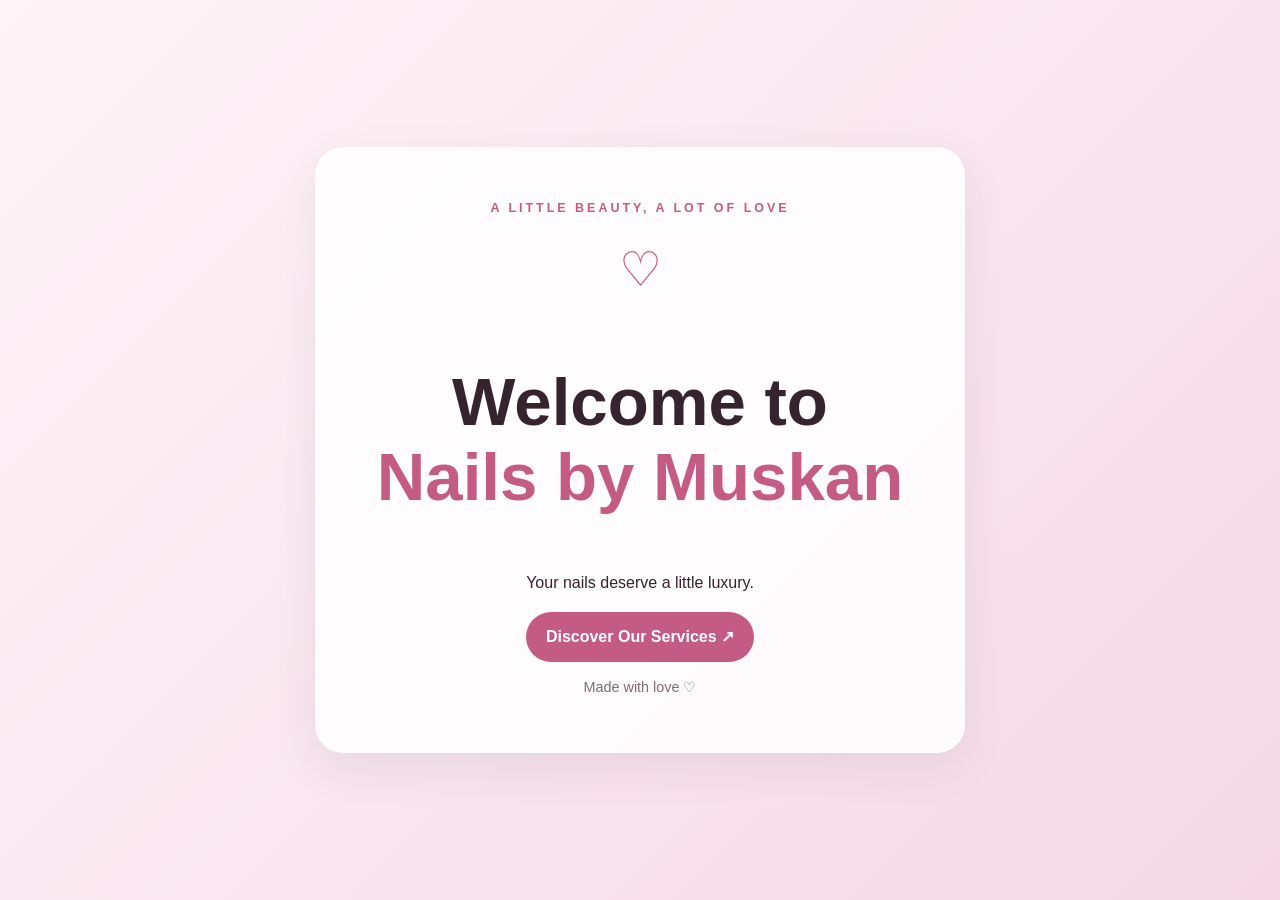
<file: index.html>
<!DOCTYPE html>
<html lang="en">
<head>
  <meta charset="UTF-8">
  <meta name="viewport" content="width=device-width, initial-scale=1">
  <meta name="theme-color" content="#fff3f7">
  <title>Nails by Muskan</title>
  <style>
    :root {
      --pink: #c45b83;
      --pale: #fff3f7;
      --dark: #35232d;
      --muted: #806b76;
      --rose-gold: #b9828f;
      --cream: #fffaf8;
      --border: #f0dce5;
      --shadow: 0 12px 35px rgba(75, 35, 53, 0.08);
    }

    * { box-sizing: border-box; }

    html {
      scroll-behavior: smooth;
      scroll-padding-top: 85px;
    }

    body {
      margin: 0;
      font-family: Arial, sans-serif;
      color: var(--dark);
      background: #fffafb;
      line-height: 1.6;
    }

    [hidden] { display: none !important; }
    a { color: inherit; text-decoration: none; }
    button, input, select, textarea { font: inherit; }
    button { cursor: pointer; }
    h1, h2, h3, p { overflow-wrap: break-word; }

    h1 {
      font-size: clamp(2.3rem, 6vw, 4.2rem);
      line-height: 1.12;
    }

    h2 { font-size: clamp(1.8rem, 4vw, 2.6rem); }

    .eyebrow {
      font-size: .78rem;
      letter-spacing: 3px;
      text-transform: uppercase;
      color: var(--pink);
      font-weight: bold;
    }

    .btn {
      display: inline-block;
      border: 0;
      border-radius: 28px;
      padding: 12px 20px;
      background: var(--pink);
      color: white;
      font-weight: bold;
      transition: transform .25s ease, box-shadow .25s ease, background-color .25s ease;
    }

    .btn:hover {
      transform: translateY(-2px);
      box-shadow: 0 8px 20px rgba(196, 91, 131, .22);
      filter: brightness(.94);
    }

    .welcome {
      min-height: 100vh;
      display: grid;
      place-items: center;
      padding: 24px;
      text-align: center;
      background: linear-gradient(135deg, #fff4f8, #f4d9e5);
    }

    .welcome-card {
      width: min(100%, 650px);
      padding: 40px 25px;
      background: #ffffffdf;
      border-radius: 28px;
      box-shadow: 0 15px 45px #422c3715;
      animation: welcomeIn .8s ease both;
    }

    .welcome-card .heart {
      font-size: 3rem;
      color: var(--pink);
    }

    .welcome-card h1 span,
    .hero h1 span { color: var(--pink); }

    @keyframes welcomeIn {
      from { opacity: 0; transform: translateY(18px); }
      to { opacity: 1; transform: translateY(0); }
    }

    .navbar {
      position: sticky;
      top: 0;
      z-index: 10;
      display: flex;
      align-items: center;
      justify-content: space-between;
      gap: 16px;
      padding: 15px 5%;
      background: white;
      box-shadow: 0 2px 14px #422c370d;
    }

    .logo {
      font-weight: bold;
      font-size: 1.2rem;
      white-space: nowrap;
    }

    .logo span { color: var(--pink); }

    nav {
      display: flex;
      gap: 17px;
      flex-wrap: wrap;
    }

    nav a { transition: color .2s ease; }
    nav a:hover { color: var(--pink); }

    .menu-toggle {
      display: none;
      border: 0;
      background: transparent;
      font-size: 1.5rem;
      color: var(--dark);
    }

    section.content {
      padding: 65px 6%;
      scroll-margin-top: 80px;
    }

    .hero {
      display: grid;
      grid-template-columns: 1.2fr .8fr;
      gap: 35px;
      align-items: center;
      background: linear-gradient(135deg, #fff3f7 0%, #f9e3ec 55%, #fffaf8 100%);
      padding: 70px 6%;
    }

    .hero p { max-width: 550px; }

    .hero-art {
      min-height: 0;
      display: block;
      padding: 10px;
      background: transparent;
      box-shadow: none;
      border-radius: 0;
      transition: transform .35s ease;
    }

    .hero-art:hover { transform: translateY(-4px); }

    .photo-frame {
      position: relative;
      width: 100%;
      max-width: 200px;
      margin: auto;
      padding: 7px;
      background: white;
      border: 1px solid var(--border);
      border-radius: 110px 110px 20px 20px;
      box-shadow: 0 15px 35px rgba(75, 35, 53, .13);
      overflow: hidden;
    }

    .muskan-photo {
      display: block;
      width: 100%;
      height: 240px;
      object-fit: cover;
      object-position: center top;
      border-radius: 103px 103px 13px 13px;
      background: #f8e5ed;
    }

    .photo-caption {
      padding: 10px 4px 7px;
      text-align: center;
    }

    .photo-caption span {
      color: var(--pink);
      font-size: .62rem;
      letter-spacing: 1px;
    }

    .photo-caption h2 {
      margin: 5px 0;
      color: var(--dark);
      font-family: Georgia, serif;
      font-size: 1.4rem;
    }

    .photo-caption p {
      margin: 0;
      color: var(--muted);
      font-size: .8rem;
    }

    .section-heading {
      text-align: center;
      margin: 0 auto 30px;
      max-width: 720px;
    }

    .section-heading > p:not(.eyebrow) { color: var(--muted); }

    .price-grid {
      display: grid;
      grid-template-columns: repeat(4, minmax(0, 1fr));
      gap: 18px;
    }

    .price-card {
      display: flex;
      flex-direction: column;
      align-items: flex-start;
      padding: 22px;
      border: 1px solid var(--border);
      border-radius: 18px;
      background: white;
      box-shadow: 0 7px 22px #422c3708;
      transition: transform .3s ease, box-shadow .3s ease, border-color .3s ease;
    }

    .price-card:hover {
      transform: translateY(-6px);
      box-shadow: var(--shadow);
      border-color: #e7b6ca;
    }

    .price-card .symbol { font-size: 1.6rem; color: var(--pink); }
    .price-card h3 { margin: 10px 0 5px; line-height: 1.3; }
    .price-card p { color: var(--muted); font-size: .94rem; flex: 1; }
    .price-card strong { font-size: 1.2rem; margin: 8px 0 15px; }
    .price-card .btn { width: 100%; text-align: center; padding: 10px 8px; }

    .booking-area { background: var(--pale); }

    .booking-form {
      max-width: 720px;
      margin: auto;
      padding: 28px;
      border-radius: 20px;
      background: white;
      box-shadow: 0 8px 28px #422c370b;
    }

    .booking-form > label {
      display: block;
      font-weight: bold;
      margin: 18px 0 7px;
    }

    .booking-form input:not([type="checkbox"]),
    .booking-form select,
    .booking-form textarea {
      width: 100%;
      padding: 12px;
      border: 1px solid #e6d3dc;
      border-radius: 10px;
      background: white;
      color: var(--dark);
    }

    .booking-form input:focus,
    .booking-form select:focus,
    .booking-form textarea:focus {
      outline: 2px solid #e8afc6;
    }

    .service-options {
      display: grid;
      grid-template-columns: repeat(2, minmax(0, 1fr));
      gap: 10px;
    }

    .service-option {
      display: flex;
      align-items: flex-start;
      gap: 9px;
      padding: 12px;
      border: 1px solid var(--border);
      border-radius: 10px;
      background: #fffafd;
      cursor: pointer;
    }

    .service-option input {
      accent-color: var(--pink);
      margin-top: 5px;
      flex-shrink: 0;
    }

    .price-summary {
      margin-top: 18px;
      padding: 17px;
      border-radius: 12px;
      background: #fff0f5;
    }

    .price-summary strong {
      display: block;
      font-size: 2rem;
      color: var(--pink);
    }

    .price-summary p,
    .small-note {
      font-size: .9rem;
      color: var(--muted);
    }

    .submit-btn { width: 100%; margin-top: 22px; }

    .gallery-grid {
      display: grid;
      grid-template-columns: repeat(3, minmax(0, 1fr));
      gap: 20px;
    }

    .gallery-item {
      position: relative;
      overflow: hidden;
      min-height: 320px;
      border-radius: 20px;
      background: #f8e5ed;
      box-shadow: 0 8px 24px #422c3712;
      transition: transform .25s ease;
    }

    .gallery-item:hover { transform: translateY(-5px); }

    .gallery-item img {
      display: block;
      width: 100%;
      height: 320px;
      object-fit: cover;
    }

    .gallery-caption {
      position: absolute;
      inset: auto 0 0;
      padding: 35px 16px 16px;
      color: white;
      background: linear-gradient(transparent, #24121edb);
    }

    .gallery-caption h3 { margin: 0; font-size: 1.15rem; }
    .gallery-caption p { margin: 3px 0 0; font-size: .9rem; }

    .center {
      text-align: center;
      margin: 10px auto 22px;
    }

    .center > p:not(.eyebrow) {
      max-width: 680px;
      margin: 10px auto 22px;
    }

    .contact-links {
      display: flex;
      justify-content: center;
      gap: 12px;
      flex-wrap: wrap;
    }

    footer {
      padding: 28px 6%;
      text-align: center;
      background: var(--dark);
      color: white;
    }

    footer p { font-size: .9rem; margin-bottom: 0; }

    @media (max-width: 950px) {
      .price-grid { grid-template-columns: repeat(2, minmax(0, 1fr)); }
      .navbar { flex-wrap: wrap; }
    }

    @media (max-width: 650px) {
      .navbar { padding: 13px 5%; }
      .menu-toggle { display: block; }
      nav {
        display: none;
        order: 4;
        width: 100%;
        flex-direction: column;
        gap: 10px;
      }
      nav.open { display: flex; }
      .nav-book { display: none; }
      .hero { grid-template-columns: 1fr; padding: 50px 5%; }
      section.content { padding: 50px 5%; }
      .price-grid, .service-options, .gallery-grid { grid-template-columns: 1fr; }
      .booking-form { padding: 20px; }
      .hero-art { min-height: 0; }
      .photo-frame { max-width: 180px; }
      .muskan-photo { height: 220px; }
      .gallery-item, .gallery-item img { min-height: 230px; height: 230px; }
      .gallery-caption { padding: 28px 10px 10px; }
      .gallery-caption h3 { font-size: 1rem; }
    }

    @media (prefers-reduced-motion: reduce) {
      *, *::before, *::after {
        scroll-behavior: auto !important;
        animation-duration: .01ms !important;
        transition-duration: .01ms !important;
      }
    }
  </style>
</head>
<body>
  <!-- WELCOME -->
  <section class="welcome" id="welcome">
    <div class="welcome-card">
      <p class="eyebrow">A little beauty, a lot of love</p>
      <div class="heart">♡</div>
      <h1>Welcome to<br><span>Nails by Muskan</span></h1>
      <p>Your nails deserve a little luxury.</p>
      <button class="btn" id="nextButton" type="button">Discover Our Services ↗</button>
      <p class="small-note">Made with love ♡</p>
    </div>
  </section>

  <!-- MAIN WEBSITE -->
  <div id="mainSite" hidden>
    <header class="navbar">
      <a class="logo" href="#home">Nails by Muskan<span>.</span></a>
      <button class="menu-toggle" id="menuToggle" type="button" aria-label="Open menu" aria-expanded="false">☰</button>
      <nav id="navMenu">
        <a href="#home">Home</a>
        <a href="#services">Services</a>
        <a href="#booking">Book Now</a>
        <a href="#gallery">Gallery</a>
        <a href="#about">About</a>
        <a href="#contact">Contact</a>
      </nav>
      <a class="btn nav-book" href="#booking">Book Appointment</a>
    </header>

    <main>
      <section class="hero" id="home">
        <div class="hero-content">
          <p class="eyebrow">YOUR NAILS, YOUR STYLE</p>
          <h1>Little details.<br>Beautiful <span>nails.</span></h1>
          <p class="hero-description">
            Elegant nail designs, gorgeous extensions and a little
            sparkle to make every day feel special.
          </p>
          <a class="btn" href="#services">Explore Services ↗</a>
          <p class="hero-note">♡ Created with love by Muskan</p>
        </div>

        <div class="hero-art">
          <div class="photo-frame">
            <img
              src="muskan.jpg"
              alt="Muskan, nail artist at Nails by Muskan"
              class="muskan-photo"
            >
            <div class="photo-caption">
              <span>MEET YOUR NAIL ARTIST</span>
              <h2>Muskan ♡</h2>
              <p>Pretty nails, happy heart.</p>
            </div>
          </div>
        </div>
      </section>

      <section class="content" id="services">
        <div class="section-heading">
          <p class="eyebrow">A little self-care</p>
          <h2>Our Services &amp; Prices</h2>
          <p>Choose a service below to add it to your booking request.</p>
        </div>
        <div class="price-grid">
          <article class="price-card"><span class="symbol">✧</span><h3>Acrylic Extensions</h3><p>Beautiful length and shape for your dream nails.</p><strong>€45</strong><button class="btn choose-service" type="button" data-service="Acrylic extensions">Choose Service</button></article>
          <article class="price-card"><span class="symbol">♡</span><h3>Gel Extension</h3><p>Elegant extensions with a glossy finish.</p><strong>€40</strong><button class="btn choose-service" type="button" data-service="Gel extension">Choose Service</button></article>
          <article class="price-card"><span class="symbol">✿</span><h3>BIAB Overlay</h3><p>A beautiful overlay for a polished nail look.</p><strong>€35</strong><button class="btn choose-service" type="button" data-service="BIAB overlay">Choose Service</button></article>
          <article class="price-card"><span class="symbol">❀</span><h3>Gel Polish</h3><p>Glossy colour for a neat finish.</p><strong>€25</strong><button class="btn choose-service" type="button" data-service="Gel polish">Choose Service</button></article>
          <article class="price-card"><span class="symbol">♡</span><h3>French Manicure</h3><p>A timeless and elegant French style.</p><strong>€30</strong><button class="btn choose-service" type="button" data-service="French manicure">Choose Service</button></article>
          <article class="price-card"><span class="symbol">✧</span><h3>Pedicure with French</h3><p>A fresh pedicure with a French finish.</p><strong>€35</strong><button class="btn choose-service" type="button" data-service="Pedicure with French">Choose Service</button></article>
          <article class="price-card"><span class="symbol">♡</span><h3>Nail Extension Removal</h3><p>An additional charge when removal is needed.</p><strong>+€10</strong><button class="btn choose-service" type="button" data-service="Nail extension removal">Choose Service</button></article>
          <article class="price-card"><span class="symbol">✿</span><h3>Custom Press-On Nails</h3><p>Personalised nails designed for your style.</p><strong>Price on consultation</strong><button class="btn choose-service" type="button" data-service="Custom press-on nails">Choose Service</button></article>
        </div>
      </section>

      <section class="content booking-area" id="booking">
        <div class="section-heading">
          <p class="eyebrow">Your nail appointment</p>
          <h2>Request a Booking</h2>
          <p>Select your services and preferred appointment time. Muskan will confirm availability.</p>
        </div>
        <form class="booking-form" id="bookingForm">
          <label for="customerName">Your name</label>
          <input id="customerName" name="customerName" type="text" placeholder="Enter your name" autocomplete="name" required>

          <label for="customerPhone">Your phone number</label>
          <input id="customerPhone" name="customerPhone" type="tel" placeholder="Include your country code" autocomplete="tel" required>

          <label>Choose one or more services</label>
          <div class="service-options" id="serviceOptions">
            <label class="service-option"><input type="checkbox" value="Acrylic extensions" data-price="45">Acrylic Extensions — €45</label>
            <label class="service-option"><input type="checkbox" value="Gel extension" data-price="40">Gel Extension — €40</label>
            <label class="service-option"><input type="checkbox" value="BIAB overlay" data-price="35">BIAB Overlay — €35</label>
            <label class="service-option"><input type="checkbox" value="Gel polish" data-price="25">Gel Polish — €25</label>
            <label class="service-option"><input type="checkbox" value="French manicure" data-price="30">French Manicure — €30</label>
            <label class="service-option"><input type="checkbox" value="Pedicure with French" data-price="35">Pedicure with French — €35</label>
            <label class="service-option"><input type="checkbox" value="Nail extension removal" data-price="10" data-extra="true">Nail Extension Removal — additional €10</label>
            <label class="service-option"><input type="checkbox" value="Custom press-on nails" data-price="0" data-consultation="true">Custom Press-On Nails — consultation</label>
          </div>

          <div class="price-summary" aria-live="polite">
            <span>Estimated total</span>
            <strong id="estimatedTotal">€0</strong>
            <p id="priceNote">Select one or more services.</p>
          </div>

          <label for="appointmentDate">Preferred date</label>
          <input id="appointmentDate" name="appointmentDate" type="date" required>

          <label for="appointmentTime">Preferred time</label>
          <select id="appointmentTime" name="appointmentTime" required>
            <option value="">Choose a time</option>
            <option value="10:00">10:00</option>
            <option value="11:00">11:00</option>
            <option value="12:00">12:00</option>
            <option value="13:00">13:00</option>
            <option value="14:00">14:00</option>
            <option value="15:00">15:00</option>
            <option value="16:00">16:00</option>
          </select>

          <label for="designNotes">Design or other details (optional)</label>
          <textarea id="designNotes" name="designNotes" rows="4" placeholder="Describe your preferred design or any questions..."></textarea>

          <button class="btn submit-btn" type="submit">Send Booking Request on WhatsApp ↗</button>
          <p class="small-note">Your appointment is not confirmed until Muskan replies. WhatsApp will open with your message ready to send.</p>
        </form>
      </section>

      <section class="content" id="gallery">
        <div class="section-heading">
          <p class="eyebrow">Nail inspiration</p>
          <h2>Made to Be Admired</h2>
          <p>Discover beautiful nail styles, from timeless elegance to a little sparkle.</p>
        </div>
        <div class="gallery-grid">
          <article class="gallery-item">
            <img src="https://images.unsplash.com/photo-1604654894610-df63bc536371?auto=format&amp;fit=crop&amp;w=700&amp;q=80" alt="Beautiful manicure" loading="lazy">
            <div class="gallery-caption"><h3>Soft &amp; Pretty ♡</h3><p>Elegant everyday nails</p></div>
          </article>
          <article class="gallery-item">
            <img src="https://images.unsplash.com/photo-1632345031435-8727f6897d53?auto=format&amp;fit=crop&amp;w=700&amp;q=80" alt="Stylish nail art" loading="lazy">
            <div class="gallery-caption"><h3>Glam &amp; Glossy ✨</h3><p>Shine on every occasion</p></div>
          </article>
          <article class="gallery-item">
            <img src="https://images.unsplash.com/photo-1610992015732-2449b76344bc?auto=format&amp;fit=crop&amp;w=700&amp;q=80" alt="Nail design inspiration" loading="lazy">
            <div class="gallery-caption"><h3>Floral Dreams 🌸</h3><p>Pretty details, lovely designs</p></div>
          </article>
        </div>
        <div class="center" style="margin-top:28px;">
          <a class="btn" href="https://www.instagram.com/nails_by_muskaan_nl/" target="_blank" rel="noopener noreferrer">See More on Instagram ↗</a>
        </div>
      </section>

      <section class="content center" id="about">
        <p class="eyebrow">The story behind the nails</p>
        <h2>Beauty in Every Detail</h2>
        <p>Nails by Muskan is all about beautiful nail designs, personal style and making every appointment feel special. Choose your favourite look and send an appointment request.</p>
      </section>

      <section class="content center" id="contact">
        <p class="eyebrow">Come say hello</p>
        <h2>Contact &amp; Opening Hours</h2>
        <p><strong>Opening hours:</strong> Monday - Friday, 10:00–17:00</p>
        <p><strong>Location:</strong> Leleysatd, Netherlands, 8225 NP</p>
        <p><strong>WhatsApp Business:</strong> +31 6 18262229</p>
        <div class="contact-links">
          <a class="btn" href="https://wa.me/31618262229" target="_blank" rel="noopener noreferrer">Chat on WhatsApp ↗</a>
          <a class="btn" href="https://www.instagram.com/nails_by_muskaan_nl/" target="_blank" rel="noopener noreferrer">Follow us on Instagram 📸</a>
        </div>
      </section>
    </main>

    <footer>
      <a class="logo" href="#home">Nails by Muskan<span>.</span></a>
      <p>Made with ♡ for your beautiful nails.</p>
    </footer>
  </div>

  <script>
    (() => {
      "use strict";

      const welcome = document.getElementById("welcome");
      const mainSite = document.getElementById("mainSite");
      const nextButton = document.getElementById("nextButton");
      const menuToggle = document.getElementById("menuToggle");
      const navMenu = document.getElementById("navMenu");
      const form = document.getElementById("bookingForm");
      const dateInput = document.getElementById("appointmentDate");
      const totalOutput = document.getElementById("estimatedTotal");
      const priceNote = document.getElementById("priceNote");
      const serviceOptions = document.getElementById("serviceOptions");
      const checkboxes = Array.from(
        serviceOptions.querySelectorAll('input[type="checkbox"]')
      );

      // Open the main website
      nextButton.addEventListener("click", () => {
        welcome.hidden = true;
        mainSite.hidden = false;
        document.getElementById("home").scrollIntoView({ behavior: "smooth" });
      });

      // Mobile navigation
      menuToggle.addEventListener("click", () => {
        const open = navMenu.classList.toggle("open");
        menuToggle.textContent = open ? "✕" : "☰";
        menuToggle.setAttribute("aria-expanded", String(open));
        menuToggle.setAttribute("aria-label", open ? "Close menu" : "Open menu");
      });

      navMenu.querySelectorAll("a").forEach(link => {
        link.addEventListener("click", () => {
          navMenu.classList.remove("open");
          menuToggle.textContent = "☰";
          menuToggle.setAttribute("aria-expanded", "false");
        });
      });

      // Price calculator
      function updatePrice() {
        const selected = checkboxes.filter(box => box.checked);
        const total = selected.reduce(
          (sum, box) => sum + Number(box.dataset.price || 0), 0
        );

        totalOutput.textContent = "€" + total;

        if (selected.length === 0) {
          priceNote.textContent = "Select one or more services.";
          return;
        }

        const notes = ["Estimated price; Muskan will confirm your booking."];

        if (selected.some(box => box.dataset.extra === "true")) {
          notes.push("The €10 removal fee is an additional charge.");
        }

        if (selected.some(box => box.dataset.consultation === "true")) {
          notes.push("Custom press-on nails are not included in the total.");
        }

        priceNote.textContent = notes.join(" ");
      }

      checkboxes.forEach(box => box.addEventListener("change", updatePrice));

      // Service buttons tick the corresponding booking checkbox
      document.querySelectorAll(".choose-service").forEach(button => {
        button.addEventListener("click", () => {
          const match = checkboxes.find(
            box => box.value === button.dataset.service
          );

          if (match) {
            match.checked = true;
            updatePrice();
          }

          document.getElementById("booking").scrollIntoView({ behavior: "smooth" });
        });
      });

      // Prevent selecting dates in the past
      function setMinimumDate() {
        const now = new Date();
        const localDate = new Date(
          now.getTime() - now.getTimezoneOffset() * 60000
        ).toISOString().slice(0, 10);
        dateInput.min = localDate;
      }

      setMinimumDate();

      // Prepare WhatsApp appointment request
      form.addEventListener("submit", event => {
        event.preventDefault();

        const selected = checkboxes.filter(box => box.checked);

        if (selected.length === 0) {
          alert("Please select at least one service.");
          return;
        }

        const name = document.getElementById("customerName").value.trim();
        const phone = document.getElementById("customerPhone").value.trim();
        const date = dateInput.value;
        const time = document.getElementById("appointmentTime").value;
        const details = document.getElementById("designNotes").value.trim();

        const serviceLines = selected.map(box => {
          if (box.dataset.extra === "true") {
            return "- " + box.value + " (+€10 additional charge)";
          }
          if (box.dataset.consultation === "true") {
            return "- " + box.value + " (price on consultation)";
          }
          return "- " + box.value + " (€" + box.dataset.price + ")";
        }).join("\n");

        const total = selected.reduce(
          (sum, box) => sum + Number(box.dataset.price || 0), 0
        );

        const consultationSelected = selected.some(
          box => box.dataset.consultation === "true"
        );

        const message =
`Hello Muskan! I'd like to request an appointment.

Name: ${name}
Phone: ${phone}

Selected services:
${serviceLines}

Estimated total: €${total}${consultationSelected ? " (custom press-on price not included)" : ""}

Preferred date: ${date}
Preferred time: ${time}
Design/details: ${details || "Not specified"}

Please confirm whether this date and time are available. Thank you!`;

        const url = "https://wa.me/31618262229?text=" + encodeURIComponent(message);
        window.open(url, "_blank", "noopener,noreferrer");
      });

      updatePrice();
    })();
  </script>
</body>
</html>
</file>
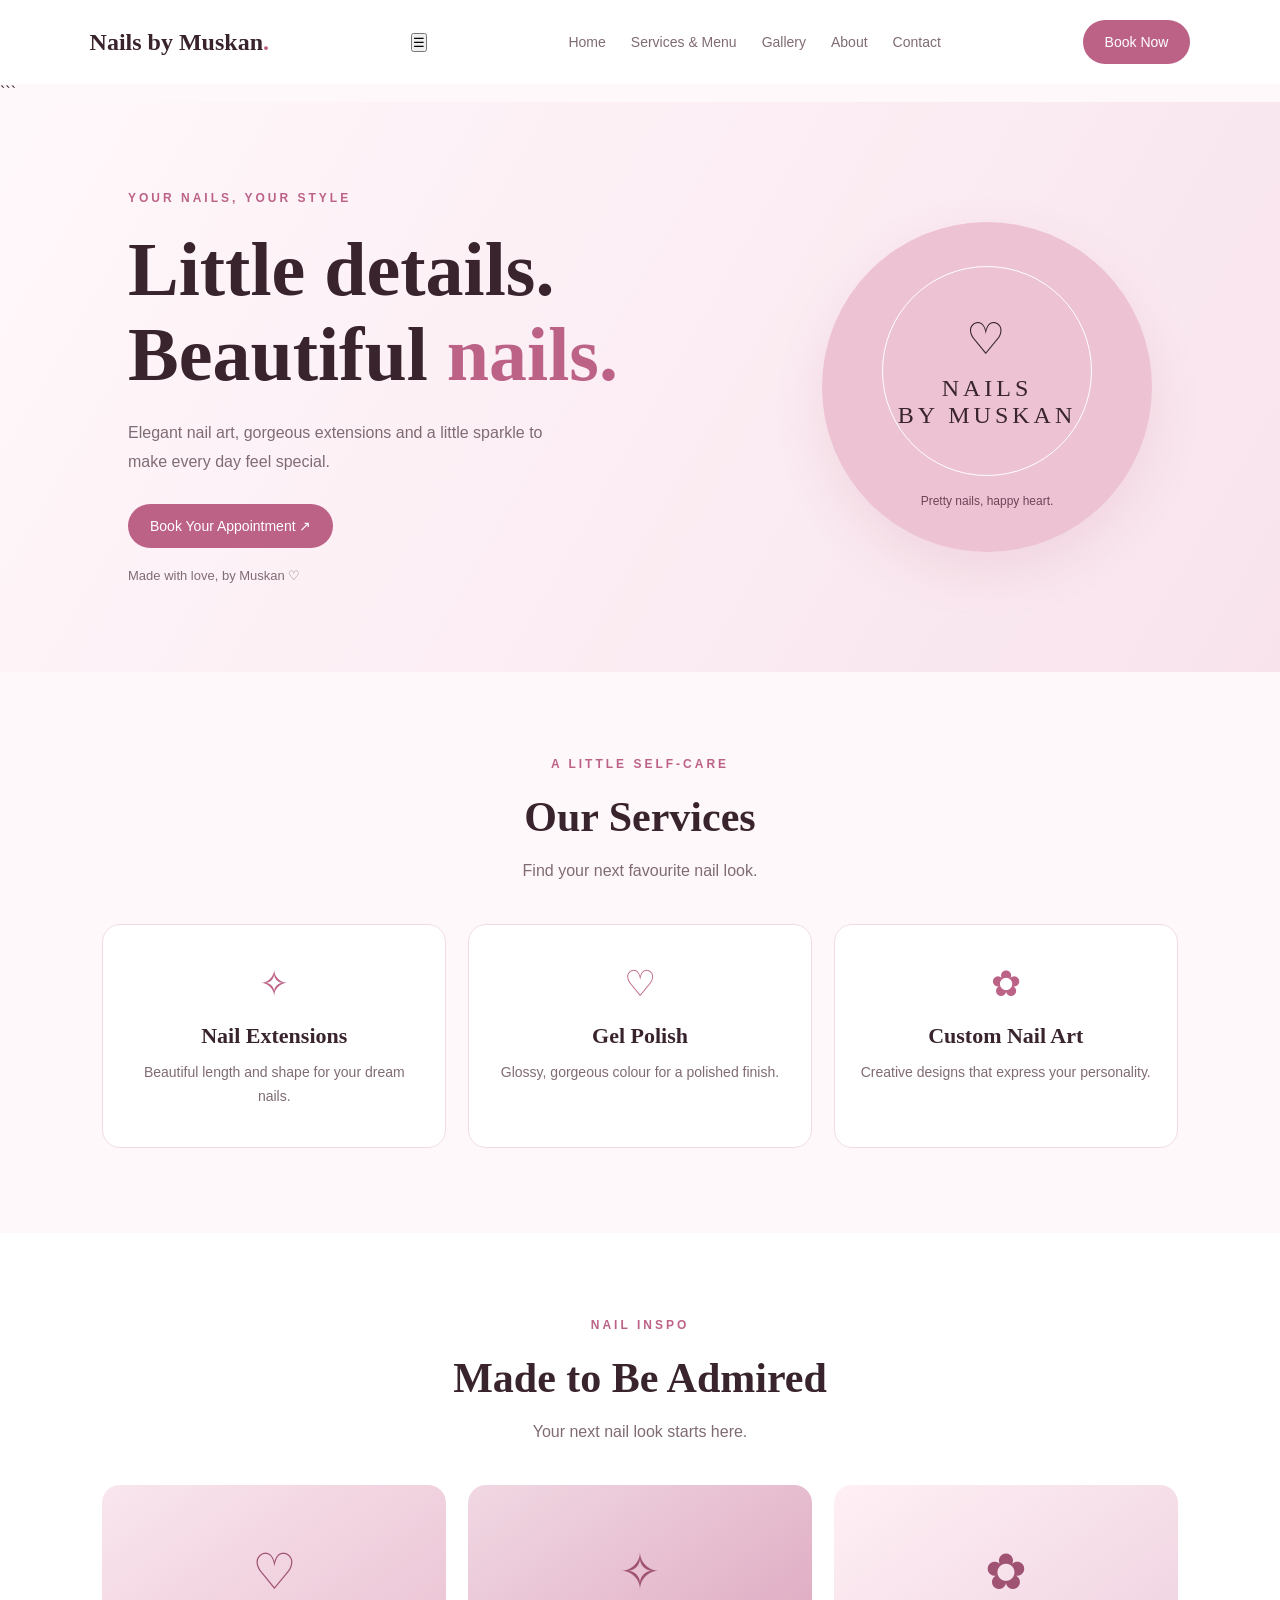
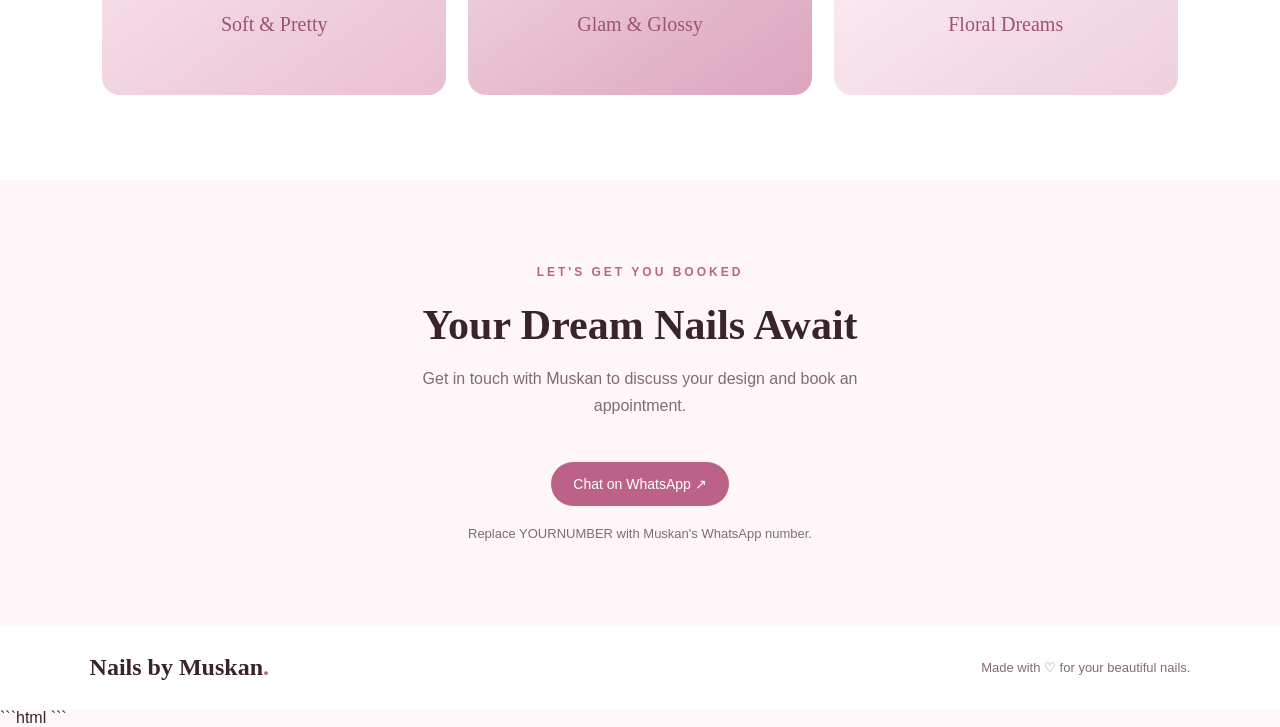
<file: index copy.html>
<!DOCTYPE html>
<html lang="en">
<head>
    <meta charset="UTF-8">
    <meta name="viewport" content="width=device-width, initial-scale=1.0">
    <title>Nails by Muskan | Nail Art Studio</title>
    <link rel="stylesheet" href="style.css">
</head>
<body>

<header class="navbar">
    <a href="#home" class="logo">Nails by Muskan<span>.</span></a>

    <button class="menu-toggle" id="menuToggle"
            aria-label="Open menu" aria-expanded="false">
        ☰
    </button>

    <nav id="navMenu">
        <a href="#home">Home</a>
        <a href="#services">Services & Menu</a>
        <a href="#gallery">Gallery</a>
        <a href="#about">About</a>
        <a href="#contact">Contact</a>
    </nav>

    <a href="#contact" class="nav-btn">Book Now</a>
</header>
```


    <main>
        <section class="hero" id="home">
            <div class="hero-content">
                <p class="eyebrow">YOUR NAILS, YOUR STYLE</p>
                <h1>Little details.<br>Beautiful <span>nails.</span></h1>
                <p class="hero-text">
                    Elegant nail art, gorgeous extensions and a little
                    sparkle to make every day feel special.
                </p>
                <a href="#contact" class="primary-btn">Book Your Appointment ↗</a>
                <p class="hero-note">Made with love, by Muskan ♡</p>
            </div>

            <div class="hero-art">
                <div class="art-circle">
                    <span>♡</span>
                    NAILS<br>BY MUSKAN
                </div>
                <p>Pretty nails, happy heart.</p>
            </div>
        </section>

        <section class="services section" id="services">
            <p class="eyebrow">A LITTLE SELF-CARE</p>
            <h2>Our Services</h2>
            <p class="section-text">Find your next favourite nail look.</p>

            <div class="service-grid">
                <article class="service-card">
                    <span>✧</span>
                    <h3>Nail Extensions</h3>
                    <p>Beautiful length and shape for your dream nails.</p>
                </article>

                <article class="service-card">
                    <span>♡</span>
                    <h3>Gel Polish</h3>
                    <p>Glossy, gorgeous colour for a polished finish.</p>
                </article>

                <article class="service-card">
                    <span>✿</span>
                    <h3>Custom Nail Art</h3>
                    <p>Creative designs that express your personality.</p>
                </article>
            </div>
        </section>

        <section class="gallery section" id="gallery">
            <p class="eyebrow">NAIL INSPO</p>
            <h2>Made to Be Admired</h2>
            <p class="section-text">
                Your next nail look starts here.
            </p>

            <div class="gallery-grid">
                <div class="gallery-card">♡<p>Soft & Pretty</p></div>
                <div class="gallery-card">✧<p>Glam & Glossy</p></div>
                <div class="gallery-card">✿<p>Floral Dreams</p></div>
            </div>
        </section>

        <section class="contact section" id="contact">
            <p class="eyebrow">LET'S GET YOU BOOKED</p>
            <h2>Your Dream Nails Await</h2>
            <p class="section-text">
                Get in touch with Muskan to discuss your design
                and book an appointment.
            </p>
            <a href="https://wa.me/31618262229"
               class="primary-btn" target="_blank"
               rel="noopener noreferrer">
                Chat on WhatsApp ↗
            </a>
            <p class="hero-note">
                Replace YOURNUMBER with Muskan's WhatsApp number.
            </p>
        </section>
    </main>

    <footer>
        <a href="#home" class="logo">Nails by Muskan<span>.</span></a>
        <p>Made with ♡ for your beautiful nails.</p>
    </footer>
```html
<script>
    const menuToggle = document.getElementById("menuToggle");
    const navMenu = document.getElementById("navMenu");

    menuToggle.addEventListener("click", () => {
        const isOpen = navMenu.classList.toggle("open");

        menuToggle.textContent = isOpen ? "✕" : "☰";
        menuToggle.setAttribute("aria-expanded", isOpen);
        menuToggle.setAttribute(
            "aria-label",
            isOpen ? "Close menu" : "Open menu"
        );
    });

    navMenu.querySelectorAll("a").forEach(link => {
        link.addEventListener("click", () => {
            navMenu.classList.remove("open");
            menuToggle.textContent = "☰";
            menuToggle.setAttribute("aria-expanded", "false");
        });
    });
</script>
```

</body>
</html>
</file>
<file: style.css>
* {
    margin: 0;
    padding: 0;
    box-sizing: border-box;
    scroll-behavior: smooth;
}

:root {
    --pink: #bd6287;
    --dark: #39242e;
    --light: #fff8fb;
    --muted: #806b75;
}

body {
    font-family: Arial, sans-serif;
    background: var(--light);
    color: var(--dark);
}

a {
    text-decoration: none;
    color: inherit;
}

.navbar {
    min-height: 82px;
    padding: 20px 7%;
    display: flex;
    align-items: center;
    justify-content: space-between;
    gap: 24px;
    background: #fff;
}

.logo {
    font-family: Georgia, serif;
    font-size: 24px;
    font-weight: bold;
    white-space: nowrap;
}

.logo span,
.hero h1 span {
    color: var(--pink);
}

nav {
    display: flex;
    gap: 25px;
}

nav a {
    font-size: 14px;
    color: var(--muted);
}

nav a:hover {
    color: var(--pink);
}

.nav-btn,
.primary-btn {
    display: inline-block;
    background: var(--pink);
    color: white;
    padding: 14px 22px;
    border-radius: 30px;
    font-size: 14px;
    transition: 0.2s;
}

.nav-btn:hover,
.primary-btn:hover {
    background: #994465;
    transform: translateY(-2px);
}

.hero {
    min-height: 570px;
    padding: 80px 10%;
    display: flex;
    align-items: center;
    justify-content: space-between;
    gap: 50px;
    background: linear-gradient(120deg, #fff8fb, #f8e3ec);
}

.hero-content {
    max-width: 530px;
}

.eyebrow {
    color: var(--pink);
    font-size: 12px;
    font-weight: bold;
    letter-spacing: 3px;
    margin-bottom: 22px;
}

.hero h1 {
    font-family: Georgia, serif;
    font-size: clamp(45px, 6vw, 76px);
    line-height: 1.12;
}

.hero-text {
    color: var(--muted);
    font-size: 16px;
    line-height: 1.8;
    max-width: 430px;
    margin: 22px 0 28px;
}

.hero-note {
    color: var(--muted);
    font-size: 13px;
    margin-top: 20px;
}

.hero-art {
    width: 330px;
    height: 330px;
    flex-shrink: 0;
    border-radius: 50%;
    background: #edc3d4;
    display: flex;
    flex-direction: column;
    align-items: center;
    justify-content: center;
    text-align: center;
    box-shadow: 0 20px 50px #b45b7a20;
}

.art-circle {
    width: 210px;
    height: 210px;
    border: 1px solid white;
    border-radius: 50%;
    display: flex;
    flex-direction: column;
    justify-content: center;
    align-items: center;
    font-family: Georgia, serif;
    font-size: 24px;
    letter-spacing: 4px;
}

.art-circle span {
    font-size: 44px;
    margin-bottom: 10px;
}

.hero-art > p {
    margin-top: 18px;
    font-size: 12px;
    color: #704357;
}

.section {
    padding: 85px 8%;
    text-align: center;
}

.section h2 {
    font-family: Georgia, serif;
    font-size: 42px;
}

.section-text {
    color: var(--muted);
    margin: 16px auto 35px;
    line-height: 1.7;
    max-width: 500px;
}

.service-grid,
.gallery-grid {
    display: grid;
    grid-template-columns: repeat(3, minmax(0, 1fr));
    gap: 22px;
    margin-top: 40px;
}

.service-card {
    padding: 38px 24px;
    background: white;
    border: 1px solid #f1dce5;
    border-radius: 18px;
    transition: 0.2s;
}

.service-card:hover {
    transform: translateY(-5px);
    box-shadow: 0 12px 30px #bd628715;
}

.service-card > span {
    color: var(--pink);
    font-size: 36px;
}

.service-card h3 {
    font-family: Georgia, serif;
    font-size: 22px;
    margin: 18px 0 12px;
}

.service-card p {
    color: var(--muted);
    line-height: 1.7;
    font-size: 14px;
}

.gallery {
    background: #fff;
}

.gallery-card {
    min-height: 210px;
    border-radius: 18px;
    background: linear-gradient(145deg, #f9e6ee, #e9bfd1);
    display: flex;
    flex-direction: column;
    align-items: center;
    justify-content: center;
    color: #9f5272;
    font-size: 50px;
}

.gallery-card:nth-child(2) {
    background: linear-gradient(145deg, #f1d8e3, #dca4bd);
}

.gallery-card:nth-child(3) {
    background: linear-gradient(145deg, #fff0f5, #edcfde);
}

.gallery-card p {
    margin-top: 12px;
    font-family: Georgia, serif;
    font-size: 20px;
}

.contact {
    background: #fff6fa;
}

.contact .primary-btn {
    margin-top: 8px;
}

footer {
    background: white;
    padding: 28px 7%;
    display: flex;
    align-items: center;
    justify-content: space-between;
    gap: 20px;
}

footer p {
    color: var(--muted);
    font-size: 13px;
}

@media (max-width: 800px) {
    .navbar {
        flex-wrap: wrap;
        justify-content: center;
    }

    nav {
        width: 100%;
        justify-content: center;
        flex-wrap: wrap;
        gap: 18px;
    }

    .hero {
        flex-direction: column;
        text-align: center;
        padding: 65px 7%;
    }

    .hero-text {
        margin-left: auto;
        margin-right: auto;
    }

    .hero-art {
        width: 270px;
        height: 270px;
    }

    .art-circle {
        width: 175px;
        height: 175px;
        font-size: 19px;
    }

    .service-grid,
    .gallery-grid {
        grid-template-columns: 1fr;
    }

    .section {
        padding: 65px 7%;
    }

    .section h2 {
        font-size: 34px;
    }

    footer {
        flex-direction: column;
        text-align: center;
    }
}```css
/* Mobile navigation menu */
.menu-toggle {
    display: none;
    border: none;
    background: transparent;
    color: #5b303e;
    font-size: 28px;
    cursor: pointer;
}

@media (max-width: 768px) {
    .navbar {
        position: relative;
        flex-wrap: wrap;
    }

    .menu-toggle {
        display: block;
    }

    .navbar nav {
        display: none;
        width: 100%;
        flex-direction: column;
        align-items: center;
        gap: 0;
        order: 3;
    }

    .navbar nav.open {
        display: flex;
    }

    .navbar nav a {
        padding: 12px;
    }

    .navbar .nav-btn {
        order: 4;
        margin: 10px auto;
    }
}
```






/* ===== WELCOME SCREEN ===== */
[hidden] {
    display: none !important;
}

.welcome-screen {
    min-height: 100vh;
    padding: 30px 20px;
    display: flex;
    align-items: center;
    justify-content: center;
    text-align: center;
    background:
        radial-gradient(circle at top left, #f3d2df 0, transparent 38%),
        linear-gradient(135deg, #fff8fb, #f5dce7);
}

.welcome-card {
    width: 100%;
    max-width: 680px;
    padding: 55px 28px;
    background: #ffffffc9;
    border: 1px solid #ffffff;
    border-radius: 28px;
    box-shadow: 0 25px 80px #7a3b5418;
}

.welcome-heart {
    color: var(--pink);
    font-size: 65px;
    margin: 15px 0;
}

.welcome-card h1 {
    font-family: Georgia, serif;
    font-size: clamp(36px, 7vw, 62px);
    line-height: 1.2;
    margin-bottom: 18px;
}

.welcome-card h1 span {
    color: var(--pink);
}

.welcome-card > p:not(.eyebrow):not(.hero-note) {
    color: var(--muted);
    margin-bottom: 28px;
    line-height: 1.7;
}

button {
    font-family: inherit;
}

.welcome-card .primary-btn,
.booking-submit {
    border: none;
    cursor: pointer;
}

/* ===== SERVICE PRICE CARDS ===== */
.price-grid {
    display: grid;
    grid-template-columns: repeat(3, minmax(0, 1fr));
    gap: 22px;
    margin-top: 40px;
    text-align: left;
}

.price-card {
    display: flex;
    flex-direction: column;
    align-items: flex-start;
    padding: 30px 24px;
    background: white;
    border: 1px solid #f1dce5;
    border-radius: 20px;
    box-shadow: 0 8px 25px #bd62870a;
    transition: transform 0.2s, box-shadow 0.2s;
}

.price-card:hover {
    transform: translateY(-5px);
    box-shadow: 0 15px 35px #bd62871a;
}

.price-card > span {
    color: var(--pink);
    font-size: 32px;
}

.price-card h3 {
    font-family: Georgia, serif;
    font-size: 21px;
    margin: 15px 0 10px;
}

.price-card p {
    color: var(--muted);
    font-size: 14px;
    line-height: 1.7;
    margin-bottom: 18px;
}

.price-card strong {
    color: var(--pink);
    font-size: 23px;
    margin-top: auto;
    margin-bottom: 18px;
}

.price-card .price-note {
    margin-top: -12px;
}

.choose-service {
    width: 100%;
    padding: 12px 15px;
    border: 1px solid var(--pink);
    border-radius: 25px;
    color: var(--pink);
    background: white;
    cursor: pointer;
    font-weight: bold;
    transition: 0.2s;
}

.choose-service:hover {
    background: var(--pink);
    color: white;
}

/* ===== BOOKING FORM ===== */
.booking {
    background: #fff;
}

.booking-form {
    max-width: 600px;
    margin: 0 auto;
    padding: 30px;
    text-align: left;
    background: #fff8fb;
    border: 1px solid #f1dce5;
    border-radius: 22px;
}

.booking-form label {
    display: block;
    margin: 18px 0 8px;
    font-size: 14px;
    font-weight: bold;
}

.booking-form label:first-child {
    margin-top: 0;
}

.booking-form input,
.booking-form select,
.booking-form textarea {
    width: 100%;
    padding: 13px 14px;
    border: 1px solid #e7cbd7;
    border-radius: 10px;
    background: white;
    color: var(--dark);
    font: inherit;
    outline: none;
}

.booking-form input:focus,
.booking-form select:focus,
.booking-form textarea:focus {
    border-color: var(--pink);
    box-shadow: 0 0 0 3px #bd628718;
}

.booking-form textarea {
    resize: vertical;
}

.booking-submit {
    width: 100%;
    margin-top: 24px;
    font-size: 15px;
}

.form-note {
    color: var(--muted);
    font-size: 12px;
    line-height: 1.7;
    margin-top: 16px;
}

/* ===== CONTACT DETAILS ===== */
.contact-details {
    max-width: 500px;
    margin: 0 auto 28px;
    padding: 25px;
    background: white;
    border: 1px solid #f1dce5;
    border-radius: 18px;
    line-height: 1.8;
}

.contact-details strong {
    display: inline-block;
    margin-top: 12px;
}

.contact-details strong:first-child {
    margin-top: 0;
}

.contact-details .form-note {
    margin-top: 5px;
}

/* ===== RESPONSIVE LAYOUT ===== */
@media (max-width: 900px) {
    .price-grid {
        grid-template-columns: repeat(2, minmax(0, 1fr));
    }
}

@media (max-width: 600px) {
    .welcome-card {
        padding: 40px 20px;
    }

    .welcome-card .primary-btn {
        max-width: 100%;
        line-height: 1.5;
    }

    .price-grid {
        grid-template-columns: 1fr;
    }

    .booking-form {
        padding: 22px 17px;
    }

    .navbar {
        justify-content: space-between;
    }

    .navbar .logo {
        font-size: 20px;
    }
}
</file>
